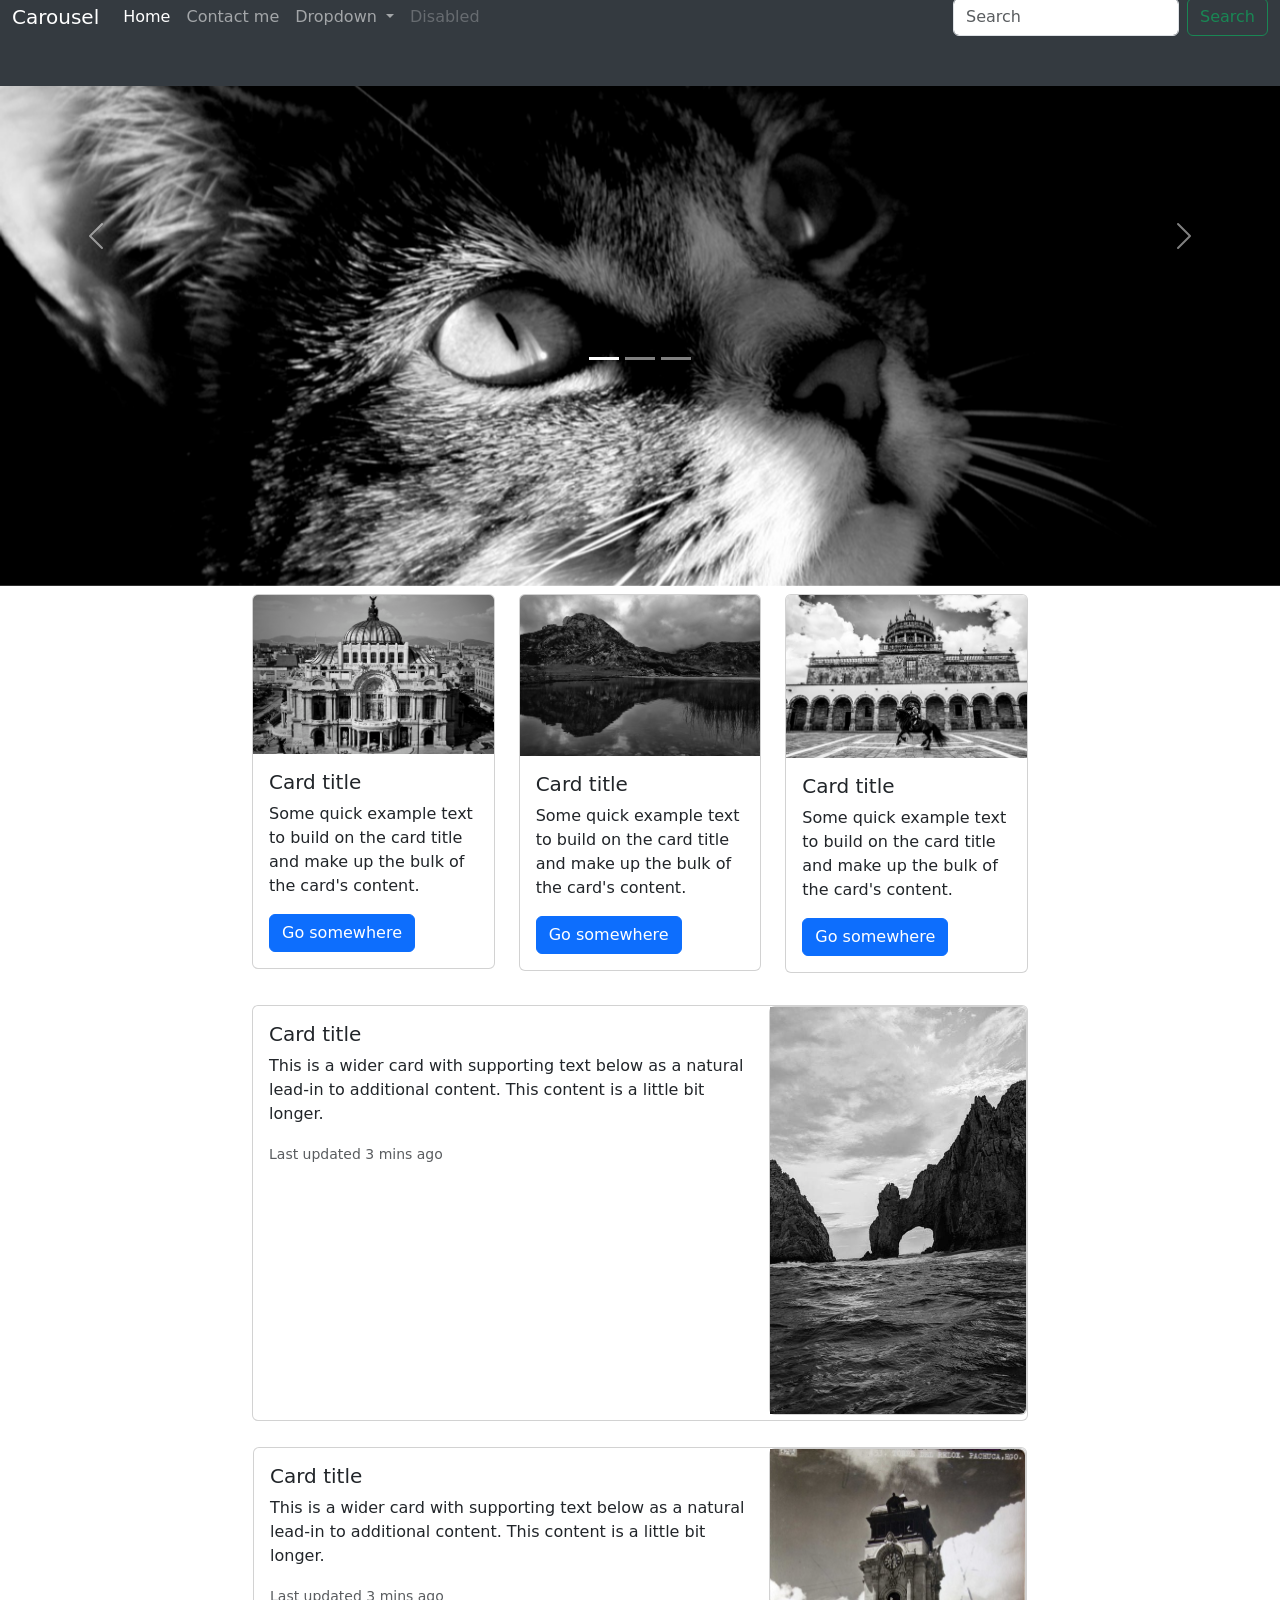
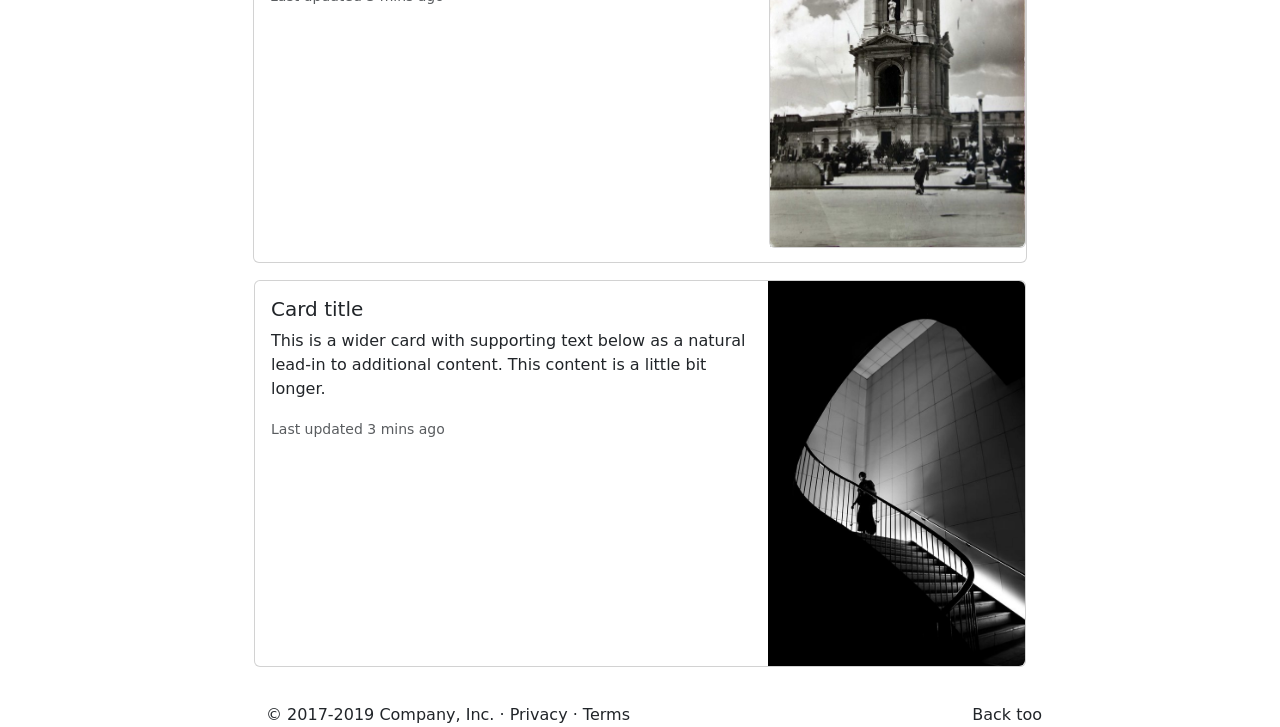
<file: index.html>
<!DOCTYPE html>
<html lang="en">
<head>
    <meta charset="UTF-8">
    <meta name="viewport" content="width=device-width, initial-scale=1.0">
    <link href="https://cdn.jsdelivr.net/npm/bootstrap@5.3.3/dist/css/bootstrap.min.css" rel="stylesheet" integrity="sha384-QWTKZyjpPEjISv5WaRU9OFeRpok6YctnYmDr5pNlyT2bRjXh0JMhjY6hW+ALEwIH"
     crossorigin="anonymous">
     <link rel="stylesheet" href="./css/styles.css" />
     <title>bootstrap 2</title>
</head>
<body>
    <nav class="navbar navbar-expand-md navbar-dark fixed-top bg-dark">
        <div class="container-fluid">
          <a class="navbar-brand" href="#">Carousel</a>
          <button class="navbar-toggler" type="button" data-bs-toggle="collapse" data-bs-target="#navbarSupportedContent" aria-controls="navbarSupportedContent" aria-expanded="false" aria-label="Toggle navigation">
            <span class="navbar-toggler-icon"></span>
          </button>

          <div class="collapse navbar-collapse" id="navbarSupportedContent">
            <ul class="navbar-nav me-auto mb-2 mb-lg-0">
              <li class="nav-item">
                <a class="nav-link active" aria-current="page" href="">Home</a>
              </li>
              <li class="nav-item">
                <a class="nav-link" href="./contact/index.html">Contact me</a>
              </li>
              <li class="nav-item dropdown">
                <a class="nav-link dropdown-toggle" href="#" role="button" data-bs-toggle="dropdown" aria-expanded="false">
                  Dropdown
                </a>
                <ul class="dropdown-menu">
                  <li><a class="dropdown-item" href="#">Action</a></li>
                  <li><a class="dropdown-item" href="#">Another action</a></li>
                  <li><hr class="dropdown-divider"></li>
                  <li><a class="dropdown-item" href="#">Something else here</a></li>
                </ul>
              </li>
              <li class="nav-item">
                <a class="nav-link disabled" aria-disabled="true">Disabled</a>
              </li>
            </ul>
            <form class="d-flex" role="search">
              <input class="form-control me-2" type="search" placeholder="Search" aria-label="Search">
              <button class="btn btn-outline-success" type="submit">Search</button>
            </form>
          </div>
        </div>
    </nav>




    <div id="carouselExampleIndicators" class="carousel slide">
        <div class="carousel-indicators">
          <button type="button" data-bs-target="#carouselExampleIndicators" data-bs-slide-to="0" class="active" aria-current="true" aria-label="Slide 1"></button>
          <button type="button" data-bs-target="#carouselExampleIndicators" data-bs-slide-to="1" aria-label="Slide 2"></button>
          <button type="button" data-bs-target="#carouselExampleIndicators" data-bs-slide-to="2" aria-label="Slide 3"></button>
        </div>
        <div class="carousel-inner">
          <div class="carousel-item active">
            <img src="./img/foto1-1.jpg" class="d-block w-100" alt="...">
          </div>
          <div class="carousel-item">
            <img src="./img/IglesiaEntrada-original.jpg" class="d-block w-100" alt="...">
          </div>
          <div class="carousel-item">
            <img src="./img/mexicancity.jpg" class="d-block w-100" alt="...">
          </div>
        </div>
        <button class="carousel-control-prev" type="button" data-bs-target="#carouselExampleIndicators" data-bs-slide="prev">
          <span class="carousel-control-prev-icon" aria-hidden="true"></span>
          <span class="visually-hidden">Previous</span>
        </button>
        <button class="carousel-control-next" type="button" data-bs-target="#carouselExampleIndicators" data-bs-slide="next">
          <span class="carousel-control-next-icon" aria-hidden="true"></span>
          <span class="visually-hidden">Next</span>
        </button>
      </div>
        






      <div class="container d-flex justify-content-center align-items-center">
        <div class="row">
          <div class="col-md-4">
            <div class="card mb-3">
              <img src="./img/3113365979_a1e554a76c_b.jpg" class="card-img-top" alt="...">
              <div class="card-body">
                <h5 class="card-title">Card title</h5>
                <p class="card-text">Some quick example text to build on the card title and make up the bulk of the card's content.</p>
                <a href="#" class="btn btn-primary">Go somewhere</a>
              </div>
            </div>
          </div>
          <div class="col-md-4">
            <div class="card mb-3">
              <img src="./img/1366_2000.jpg" class="card-img-top" alt="...">
              <div class="card-body">
                <h5 class="card-title">Card title</h5>
                <p class="card-text">Some quick example text to build on the card title and make up the bulk of the card's content.</p>
                <a href="#" class="btn btn-primary">Go somewhere</a>
              </div>
            </div>
          </div>
          <div class="col-md-4 ">
            <div class="card mb-3">
              <img src="./img/charro.jpg" class="card-img-top" alt="...">
              <div class="card-body">
                <h5 class="card-title">Card title</h5>
                <p class="card-text">Some quick example text to build on the card title and make up the bulk of the card's content.</p>
                <a href="#" class="btn btn-primary">Go somewhere</a>
              </div>
            </div>
          </div>
        </div>
      </div>






      <div class="container separador">
        <div class="card a mb-3 mt-3">
            <div class="row g-0">
              <div class="col-md-8">
                <div class="card-body">
                  <h5 class="card-title">Card title</h5>
                  <p class="card-text">This is a wider card with supporting text below as a natural lead-in to additional content. This content is a little bit longer.</p>
                  <p class="card-text"><small class="text-body-secondary">Last updated 3 mins ago</small></p>
                </div>
              </div>
              <div class="col-md-4">
                <div class="card mb-3">
                <img src="./img/cabos.jpg" class="img-fluid rounded-end" alt="...">
              </div>
            </div>
          </div>
          
          <div class="card a mb-3  mt-3">
            <div class="row g-0">
              <div class="col-md-8">
                <div class="card-body">
                  <h5 class="card-title">Card title</h5>
                  <p class="card-text">This is a wider card with supporting text below as a natural lead-in to additional content. This content is a little bit longer.</p>
                  <p class="card-text"><small class="text-body-secondary">Last updated 3 mins ago</small></p>
                </div>
              </div>
              <div class="col-md-4">
                <div class="card mb-3">
                <img src="./img/pachuca.jpg" class="img-fluid rounded-end" alt="...">
              </div>
            </div>
          </div>

        <div class="card a mb-3  mt-3">
            <div class="row g-0">
              <div class="col-md-8">
                <div class="card-body">
                  <h5 class="card-title">Card title</h5>
                  <p class="card-text">This is a wider card with supporting text below as a natural lead-in to additional content. This content is a little bit longer.</p>
                  <p class="card-text"><small class="text-body-secondary">Last updated 3 mins ago</small></p>
                </div>
              </div>
              <div class="col-md-4">
                <img src="./img/escaleras.jpg" class="img-fluid rounded-end" alt="...">
              </div>
            </div>
          </div>
        

         <div class="container elemento">
            <div class="row">
                <div class="col">
                    <p class="mb-0">© 2017-2019 Company, Inc. · Privacy · Terms</p>
                </div>
                <div class="col d-flex justify-content-end">
                    <p class="mb-0">Back too</p>
                </div>
            </div>
        </div>
        
          
      
      
    <script src="https://cdn.jsdelivr.net/npm/bootstrap@5.3.3/dist/js/bootstrap.bundle.min.js" integrity="sha384-YvpcrYf0tY3lHB60NNkmXc5s9fDVZLESaAA55NDzOxhy9GkcIdslK1eN7N6jIeHz" 
    crossorigin="anonymous"></script>
</body>
</html>
</file>
<file: css/styles.css>
body {
    padding-top: 3rem;
    padding-bottom: 3rem;
    color: #5a5a5a;
}

.fixed-top {
    position: relative;
    display: flex;
    justify-content: last baseline;
    align-items: flex-end;
    top: -150px;
    margin-top: 50px;
    z-index: 1030;
}

.bg-dark {
    background-color: #343a40 !important;
}



.container-fluid {
    padding-top: 3rem;
    padding-bottom: 3rem;
}


.navbar {
    padding-top: 1px; 
    padding-bottom: 1px; 
}

.carousel-item img {
    height: 500px;
    object-fit: cover; 
}

#carouselExampleIndicators {
    margin-top: -150px;
    height: 300px;
}



.container {
    margin-top: 13rem; 
    margin-bottom: 0rem;
    width: 50rem; 
    height: auto;
  

  }

  .a {
    height: 26rem; 
    
  }
  
  .card img {
    max-height: 100%; 
    object-fit: cover; 
  }

  .separador {
        margin-top: 1rem; 

        width: 50rem; 
        height: auto;
  }
  
  .elemento {
    margin-top: 20px; 
}
</file>
